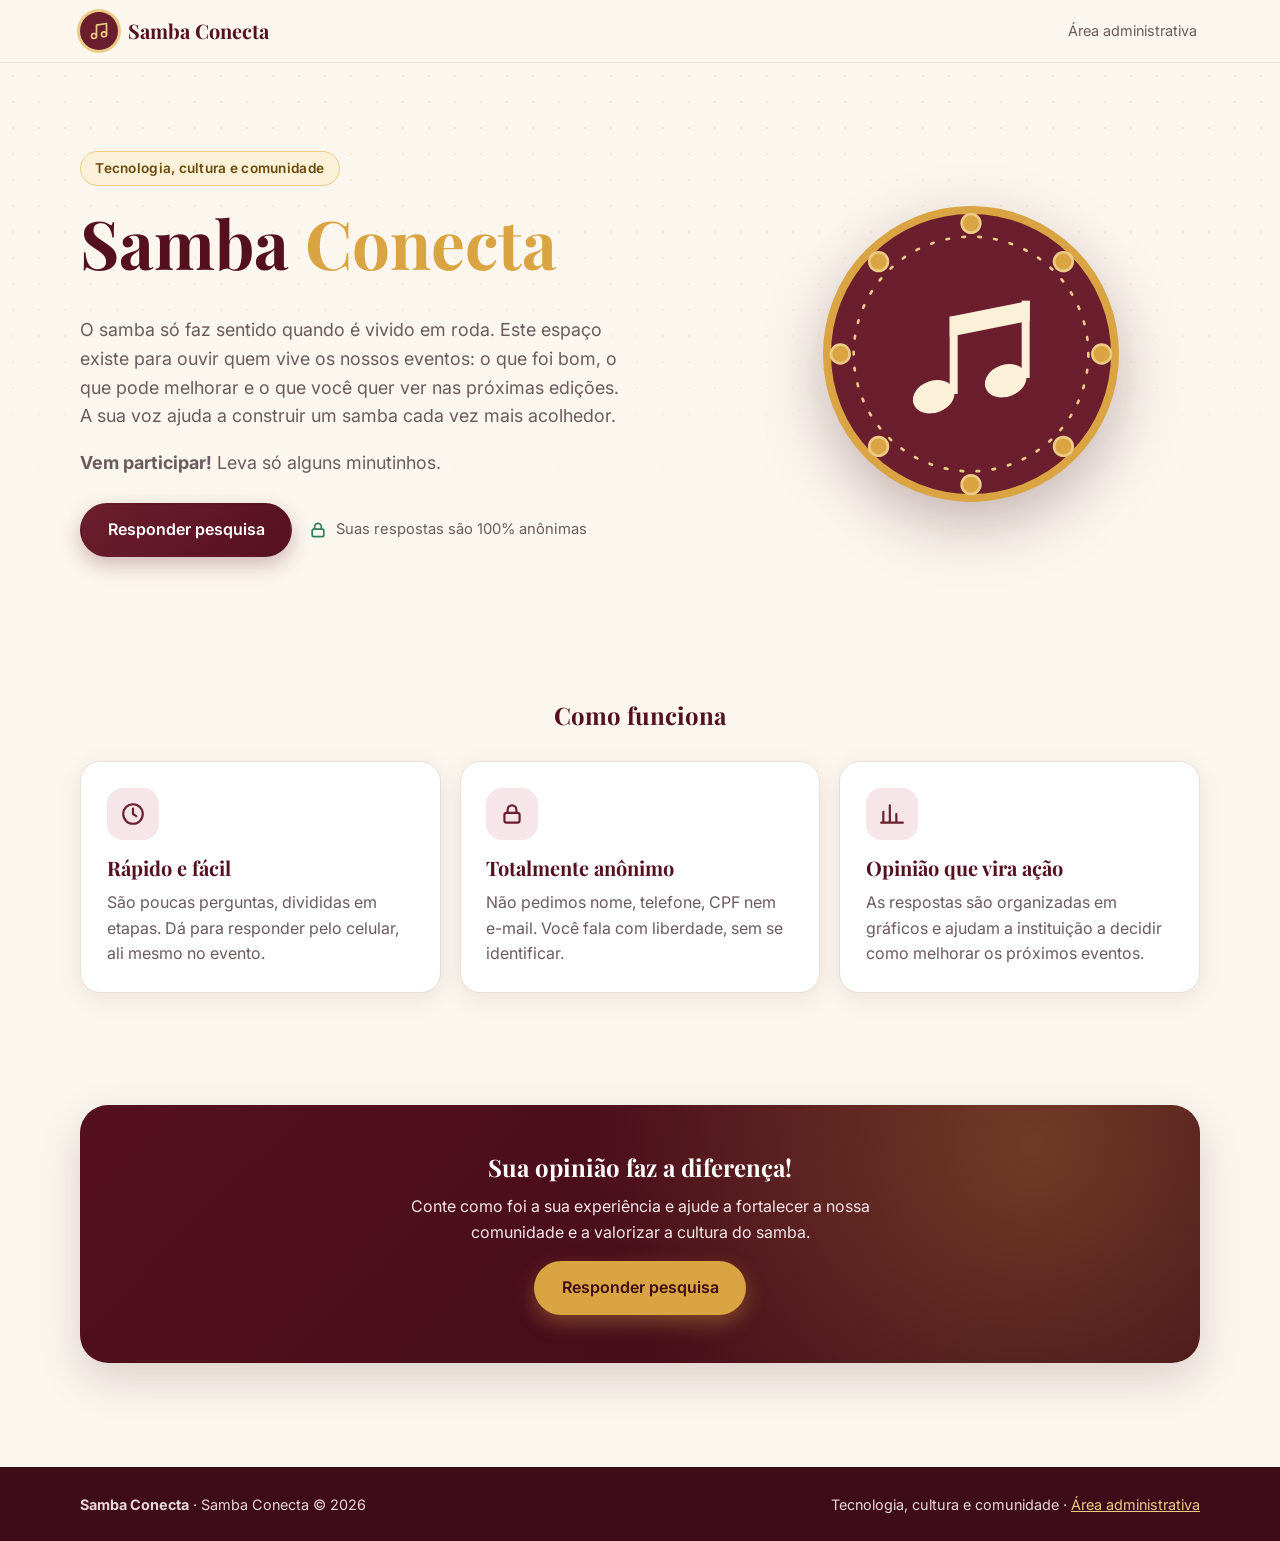
<file: samba-conecta/index.html>
<!DOCTYPE html>
<html lang="pt-BR">
<head>
  <meta charset="UTF-8" />
  <meta name="viewport" content="width=device-width, initial-scale=1" />
  <meta name="description" content="Samba Conecta — Tecnologia, cultura e comunidade. Responda à pesquisa de satisfação dos nossos eventos de samba." />
  <meta name="theme-color" content="#6b1e2e" />
  <title>Samba Conecta — Tecnologia, cultura e comunidade</title>

  <link rel="preconnect" href="https://fonts.googleapis.com" />
  <link rel="preconnect" href="https://fonts.gstatic.com" crossorigin />
  <link href="https://fonts.googleapis.com/css2?family=Inter:wght@400;500;600;700&family=Playfair+Display:wght@600;700;800&display=swap" rel="stylesheet" />
  <link rel="stylesheet" href="css/style.css" />
</head>
<body>
  <header class="topo">
    <div class="container topo-inner">
      <a class="logo" href="index.html" aria-label="Samba Conecta — página inicial">
        <span class="logo-icone" aria-hidden="true">
          <svg viewBox="0 0 24 24"><path d="M9 18V5l12-2v13" /><circle cx="6" cy="18" r="3" /><circle cx="18" cy="16" r="3" /></svg>
        </span>
        Samba Conecta
      </a>
      <a class="link-discreto" href="login.html">Área administrativa</a>
    </div>
  </header>

  <main>
    <!-- Apresentação -->
    <section class="hero">
      <div class="container hero-grid">
        <div>
          <span class="selo-subtitulo anima">Tecnologia, cultura e comunidade</span>
          <h1 class="anima atraso-1">Samba <span>Conecta</span></h1>
          <p class="hero-texto anima atraso-2">
            O samba só faz sentido quando é vivido em roda. Este espaço existe para ouvir quem
            vive os nossos eventos: o que foi bom, o que pode melhorar e o que você quer ver nas
            próximas edições. A sua voz ajuda a construir um samba cada vez mais acolhedor.
          </p>
          <p class="hero-texto anima atraso-2">
            <strong>Vem participar!</strong> Leva só alguns minutinhos.
          </p>
          <div class="hero-acoes anima atraso-3">
            <a class="btn btn-primario" href="formulario.html">Responder pesquisa</a>
            <span class="selo-anonimo">
              <svg viewBox="0 0 24 24" aria-hidden="true"><rect x="5" y="11" width="14" height="9" rx="2" /><path d="M8 11V8a4 4 0 0 1 8 0v3" /></svg>
              Suas respostas são 100% anônimas
            </span>
          </div>
        </div>

        <div class="hero-arte" aria-hidden="true">
          <!-- Ilustração de um pandeiro com nota musical -->
          <svg class="pandeiro" viewBox="0 0 240 240">
            <circle cx="120" cy="120" r="108" fill="#6b1e2e" />
            <circle cx="120" cy="120" r="108" fill="none" stroke="#d9a441" stroke-width="6" />
            <circle cx="120" cy="120" r="88" fill="none" stroke="#ebcb85" stroke-width="2" stroke-dasharray="2 10" stroke-linecap="round" />
            <g fill="#d9a441" stroke="#ebcb85" stroke-width="2">
              <circle cx="218" cy="120" r="7" />
              <circle cx="189.3" cy="189.3" r="7" />
              <circle cx="120" cy="218" r="7" />
              <circle cx="50.7" cy="189.3" r="7" />
              <circle cx="22" cy="120" r="7" />
              <circle cx="50.7" cy="50.7" r="7" />
              <circle cx="120" cy="22" r="7" />
              <circle cx="189.3" cy="50.7" r="7" />
            </g>
            <g fill="#fbf1d9">
              <ellipse cx="92" cy="152" rx="16" ry="12" transform="rotate(-20 92 152)" />
              <ellipse cx="146" cy="140" rx="16" ry="12" transform="rotate(-20 146 140)" />
              <rect x="104" y="92" width="6" height="58" />
              <rect x="158" y="80" width="6" height="58" />
              <polygon points="104,92 164,80 164,95 104,107" />
            </g>
          </svg>
        </div>
      </div>
    </section>

    <!-- Como funciona -->
    <section class="secao">
      <div class="container">
        <h2 class="secao-titulo">Como funciona</h2>
        <div class="cards-info">
          <article class="card-info">
            <div class="icone-circulo" aria-hidden="true">
              <svg viewBox="0 0 24 24"><circle cx="12" cy="12" r="9" /><path d="M12 7v5l3 2" /></svg>
            </div>
            <h3>Rápido e fácil</h3>
            <p>São poucas perguntas, divididas em etapas. Dá para responder pelo celular, ali mesmo no evento.</p>
          </article>

          <article class="card-info">
            <div class="icone-circulo" aria-hidden="true">
              <svg viewBox="0 0 24 24"><rect x="5" y="11" width="14" height="9" rx="2" /><path d="M8 11V8a4 4 0 0 1 8 0v3" /></svg>
            </div>
            <h3>Totalmente anônimo</h3>
            <p>Não pedimos nome, telefone, CPF nem e-mail. Você fala com liberdade, sem se identificar.</p>
          </article>

          <article class="card-info">
            <div class="icone-circulo" aria-hidden="true">
              <svg viewBox="0 0 24 24"><path d="M4 20V10M10 20V4M16 20v-8M22 20H2" /></svg>
            </div>
            <h3>Opinião que vira ação</h3>
            <p>As respostas são organizadas em gráficos e ajudam a instituição a decidir como melhorar os próximos eventos.</p>
          </article>
        </div>
      </div>
    </section>

    <!-- Chamada final -->
    <section class="secao">
      <div class="container">
        <div class="chamada-final">
          <h2>Sua opinião faz a diferença!</h2>
          <p>Conte como foi a sua experiência e ajude a fortalecer a nossa comunidade e a valorizar a cultura do samba.</p>
          <a class="btn btn-ouro" href="formulario.html">Responder pesquisa</a>
        </div>
      </div>
    </section>
  </main>

  <footer class="rodape">
    <div class="container rodape-inner">
      <p><strong data-ong-nome>Nome da ONG</strong> · Samba Conecta © <span data-ano></span></p>
      <p>Tecnologia, cultura e comunidade · <a href="login.html">Área administrativa</a></p>
    </div>
  </footer>

  <script src="js/config.js"></script>
</body>
</html>
</file>
<file: samba-conecta/css/style.css>
/* =====================================================================
   style.css — estilos COMPARTILHADOS por todas as páginas
   (cores, tipografia, botões, topo, rodapé, avisos)
   ===================================================================== */

:root {
  /* Vinho / bordô */
  --vinho-900: #3e0b18;
  --vinho-800: #55101f;
  --vinho-700: #6b1e2e;
  --vinho-600: #85293d;
  --vinho-100: #f6e6e9;

  /* Dourado / amarelo suave */
  --ouro-500: #d9a441;
  --ouro-300: #ebcb85;
  --ouro-100: #fbf1d9;

  /* Neutros */
  --creme: #fbf6ee;
  --papel: #ffffff;
  --tinta: #2b1a1e;
  --tinta-suave: #6b5a5e;
  --borda: #eadfd2;

  /* Estados */
  --sucesso: #2e7d5b;
  --erro: #b3261e;
  --erro-fundo: #fdeceb;

  --raio: 20px;
  --sombra: 0 6px 24px rgba(62, 11, 24, 0.08);
  --sombra-forte: 0 16px 44px rgba(62, 11, 24, 0.16);

  --fonte-titulo: 'Playfair Display', Georgia, 'Times New Roman', serif;
  --fonte-texto: 'Inter', system-ui, -apple-system, 'Segoe UI', Roboto, sans-serif;
}

*,
*::before,
*::after {
  box-sizing: border-box;
}

[hidden] {
  display: none !important;
}

html {
  -webkit-text-size-adjust: 100%;
  scroll-behavior: smooth;
}

body {
  margin: 0;
  min-height: 100vh;
  display: flex;
  flex-direction: column;
  font-family: var(--fonte-texto);
  font-size: 1rem;
  line-height: 1.6;
  color: var(--tinta);
  background: var(--creme);
}

main {
  flex: 1;
}

img,
svg {
  max-width: 100%;
  display: block;
}

h1,
h2,
h3 {
  margin: 0 0 0.5em;
  font-family: var(--fonte-titulo);
  line-height: 1.2;
  color: var(--vinho-800);
}

p {
  margin: 0 0 1em;
}

a {
  color: var(--vinho-700);
}

:focus-visible {
  outline: 3px solid var(--ouro-500);
  outline-offset: 2px;
}

.container {
  width: min(1120px, 100% - 2.5rem);
  margin-inline: auto;
}

.sr-only {
  position: absolute;
  width: 1px;
  height: 1px;
  overflow: hidden;
  clip: rect(0 0 0 0);
  white-space: nowrap;
}

/* ---------- Topo ---------- */
.topo {
  position: sticky;
  top: 0;
  z-index: 20;
  background: rgba(251, 246, 238, 0.92);
  -webkit-backdrop-filter: blur(10px);
  backdrop-filter: blur(10px);
  border-bottom: 1px solid var(--borda);
}

.topo-inner {
  display: flex;
  align-items: center;
  justify-content: space-between;
  gap: 1rem;
  padding: 0.75rem 0;
}

.logo {
  display: inline-flex;
  align-items: center;
  gap: 0.6rem;
  text-decoration: none;
  color: var(--vinho-800);
  font-family: var(--fonte-titulo);
  font-weight: 700;
  font-size: 1.25rem;
}

.logo-icone {
  width: 38px;
  height: 38px;
  flex: none;
  display: grid;
  place-items: center;
  border-radius: 50%;
  background: var(--vinho-700);
  box-shadow: 0 0 0 3px var(--ouro-300);
}

.logo-icone svg {
  width: 20px;
  height: 20px;
  fill: none;
  stroke: var(--ouro-300);
  stroke-width: 2;
  stroke-linecap: round;
  stroke-linejoin: round;
}

.link-discreto {
  font-size: 0.9rem;
  color: var(--tinta-suave);
  text-decoration: none;
  padding: 0.4rem 0.2rem;
}

.link-discreto:hover {
  color: var(--vinho-700);
  text-decoration: underline;
}

/* ---------- Botões ---------- */
.btn {
  display: inline-flex;
  align-items: center;
  justify-content: center;
  gap: 0.5rem;
  min-height: 48px;
  padding: 0.75rem 1.6rem;
  border: 2px solid transparent;
  border-radius: 999px;
  font: inherit;
  font-weight: 600;
  text-decoration: none;
  cursor: pointer;
  transition: transform 0.2s ease, box-shadow 0.2s ease, background 0.2s ease, color 0.2s ease;
}

.btn:active {
  transform: translateY(1px);
}

.btn[disabled] {
  opacity: 0.65;
  cursor: not-allowed;
}

.btn-primario {
  color: #fff;
  background: linear-gradient(135deg, var(--vinho-700), var(--vinho-800));
  box-shadow: 0 8px 20px rgba(107, 30, 46, 0.28);
}

.btn-primario:hover:not([disabled]) {
  transform: translateY(-2px);
  box-shadow: 0 12px 26px rgba(107, 30, 46, 0.34);
}

.btn-secundario {
  color: var(--vinho-700);
  background: #fff;
  border-color: var(--borda);
}

.btn-secundario:hover:not([disabled]) {
  border-color: var(--vinho-700);
  background: var(--vinho-100);
}

.btn-ouro {
  color: var(--vinho-900);
  background: var(--ouro-500);
  box-shadow: 0 8px 20px rgba(217, 164, 65, 0.35);
}

.btn-ouro:hover:not([disabled]) {
  transform: translateY(-2px);
  background: var(--ouro-300);
}

.btn-pequeno {
  min-height: 40px;
  padding: 0.45rem 1.1rem;
  font-size: 0.9rem;
}

/* ---------- Avisos ---------- */
.alerta {
  padding: 0.85rem 1rem;
  margin: 0 0 1rem;
  border-radius: 14px;
  border: 1px solid #f1b9b5;
  background: var(--erro-fundo);
  color: #7a1a14;
  font-size: 0.95rem;
}

.alerta-info {
  border-color: var(--ouro-300);
  background: var(--ouro-100);
  color: #5c4310;
}

/* ---------- Spinner ---------- */
.spinner {
  width: 40px;
  height: 40px;
  border-radius: 50%;
  border: 4px solid var(--vinho-100);
  border-top-color: var(--vinho-700);
  animation: girar 0.8s linear infinite;
}

@keyframes girar {
  to {
    transform: rotate(360deg);
  }
}

/* ---------- Rodapé ---------- */
.rodape {
  margin-top: 3rem;
  padding: 1.6rem 0;
  background: var(--vinho-900);
  color: #e9d8db;
  font-size: 0.9rem;
}

.rodape-inner {
  display: flex;
  flex-wrap: wrap;
  align-items: center;
  justify-content: space-between;
  gap: 0.5rem 1.5rem;
}

.rodape p {
  margin: 0;
}

.rodape a {
  color: var(--ouro-300);
}

/* ---------- Animação de entrada ---------- */
@keyframes subir {
  from {
    opacity: 0;
    transform: translateY(14px);
  }
  to {
    opacity: 1;
    transform: translateY(0);
  }
}

.anima {
  animation: subir 0.6s ease both;
}

.anima.atraso-1 {
  animation-delay: 0.1s;
}

.anima.atraso-2 {
  animation-delay: 0.2s;
}

.anima.atraso-3 {
  animation-delay: 0.3s;
}

/* ---------- PÁGINA INICIAL ---------- */
.hero {
  position: relative;
  overflow: hidden;
  padding: clamp(2.5rem, 7vw, 5.5rem) 0;
}

.hero::before {
  content: '';
  position: absolute;
  inset: 0;
  background-image: radial-gradient(var(--ouro-300) 1.5px, transparent 1.5px);
  background-size: 26px 26px;
  opacity: 0.4;
  -webkit-mask-image: linear-gradient(to bottom, #000, transparent 85%);
  mask-image: linear-gradient(to bottom, #000, transparent 85%);
  pointer-events: none;
}

.hero-grid {
  position: relative;
  display: grid;
  grid-template-columns: 1.15fr 0.85fr;
  gap: 2.5rem;
  align-items: center;
}

.selo-subtitulo {
  display: inline-block;
  margin-bottom: 1rem;
  padding: 0.35rem 0.9rem;
  border-radius: 999px;
  background: var(--ouro-100);
  border: 1px solid var(--ouro-300);
  color: #6a4a08;
  font-size: 0.85rem;
  font-weight: 600;
  letter-spacing: 0.02em;
}

.hero h1 {
  font-size: clamp(2.5rem, 7vw, 4.2rem);
  color: var(--vinho-800);
}

.hero h1 span {
  color: var(--ouro-500);
}

.hero-texto {
  max-width: 34rem;
  font-size: 1.12rem;
  color: var(--tinta-suave);
}

.hero-acoes {
  display: flex;
  flex-wrap: wrap;
  align-items: center;
  gap: 1rem;
  margin-top: 1.6rem;
}

.selo-anonimo {
  display: inline-flex;
  align-items: center;
  gap: 0.5rem;
  font-size: 0.92rem;
  color: var(--tinta-suave);
}

.selo-anonimo svg {
  width: 20px;
  height: 20px;
  flex: none;
  fill: none;
  stroke: var(--sucesso);
  stroke-width: 2;
  stroke-linecap: round;
  stroke-linejoin: round;
}

.hero-arte {
  display: grid;
  place-items: center;
}

.pandeiro {
  width: min(320px, 78%);
  filter: drop-shadow(0 22px 30px rgba(62, 11, 24, 0.28));
  animation: flutuar 6s ease-in-out infinite;
}

@keyframes flutuar {
  0%,
  100% {
    transform: translateY(0) rotate(-3deg);
  }
  50% {
    transform: translateY(-12px) rotate(3deg);
  }
}

.secao {
  padding: clamp(2rem, 5vw, 3.5rem) 0;
}

.secao-titulo {
  text-align: center;
  margin-bottom: 2rem;
}

.cards-info {
  display: grid;
  grid-template-columns: repeat(auto-fit, minmax(240px, 1fr));
  gap: 1.2rem;
}

.card-info {
  padding: 1.6rem;
  background: var(--papel);
  border: 1px solid var(--borda);
  border-radius: var(--raio);
  box-shadow: var(--sombra);
  transition: transform 0.25s ease, box-shadow 0.25s ease;
}

.card-info:hover {
  transform: translateY(-4px);
  box-shadow: var(--sombra-forte);
}

.card-info h3 {
  font-size: 1.25rem;
}

.card-info p {
  margin: 0;
  color: var(--tinta-suave);
}

.icone-circulo {
  width: 52px;
  height: 52px;
  margin-bottom: 1rem;
  display: grid;
  place-items: center;
  border-radius: 16px;
  background: var(--vinho-100);
}

.icone-circulo svg {
  width: 26px;
  height: 26px;
  fill: none;
  stroke: var(--vinho-700);
  stroke-width: 2;
  stroke-linecap: round;
  stroke-linejoin: round;
}

.chamada-final {
  padding: clamp(1.8rem, 5vw, 3rem);
  text-align: center;
  border-radius: 28px;
  color: #f6e6e9;
  background: radial-gradient(circle at 85% 15%, rgba(217, 164, 65, 0.3), transparent 45%),
    linear-gradient(135deg, var(--vinho-800), var(--vinho-900));
  box-shadow: var(--sombra-forte);
}

.chamada-final h2 {
  color: #fff;
}

.chamada-final p {
  max-width: 34rem;
  margin-inline: auto;
}

@media (max-width: 860px) {
  .hero-grid {
    grid-template-columns: 1fr;
    text-align: center;
  }

  .hero-texto {
    margin-inline: auto;
  }

  .hero-acoes {
    justify-content: center;
    flex-direction: column;
  }

  .hero-arte {
    order: -1;
  }

  .pandeiro {
    width: min(210px, 56%);
  }
}

@media (prefers-reduced-motion: reduce) {
  *,
  *::before,
  *::after {
    animation: none !important;
    transition: none !important;
    scroll-behavior: auto !important;
  }
}
</file>
